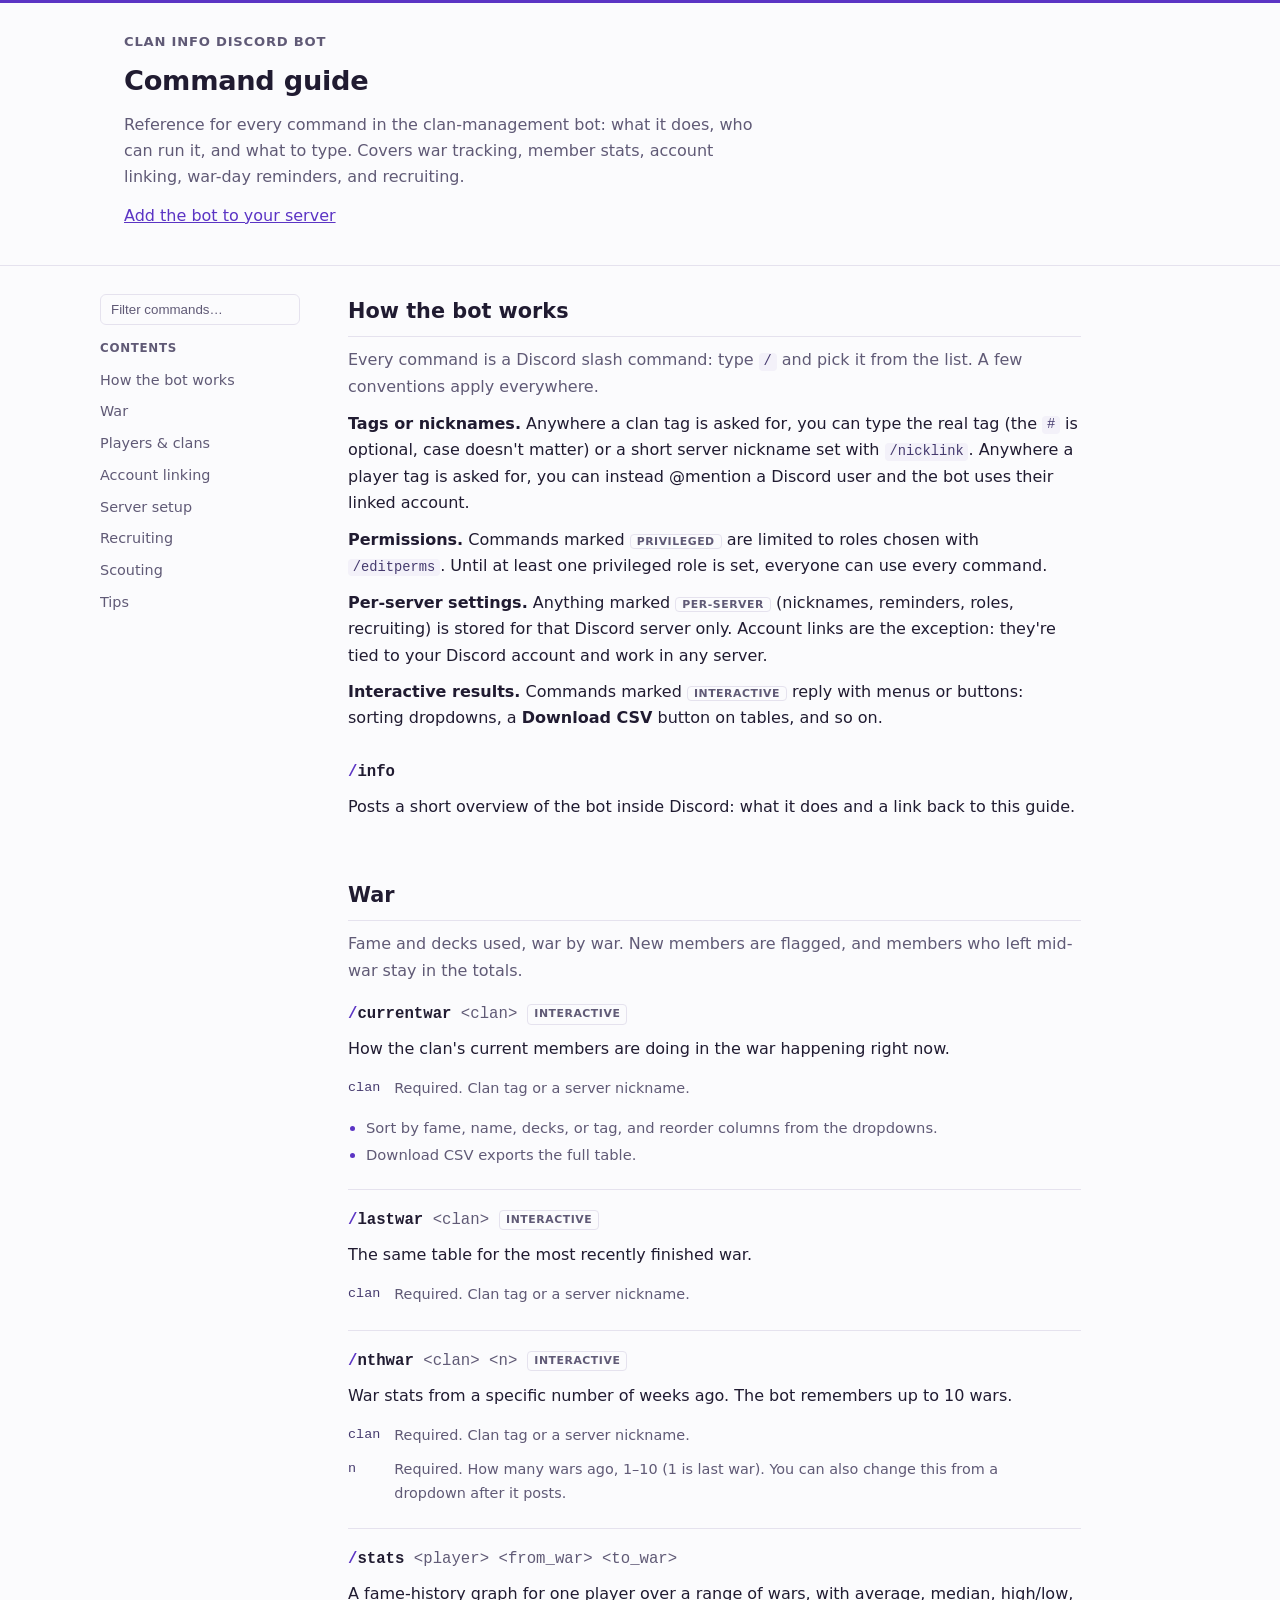
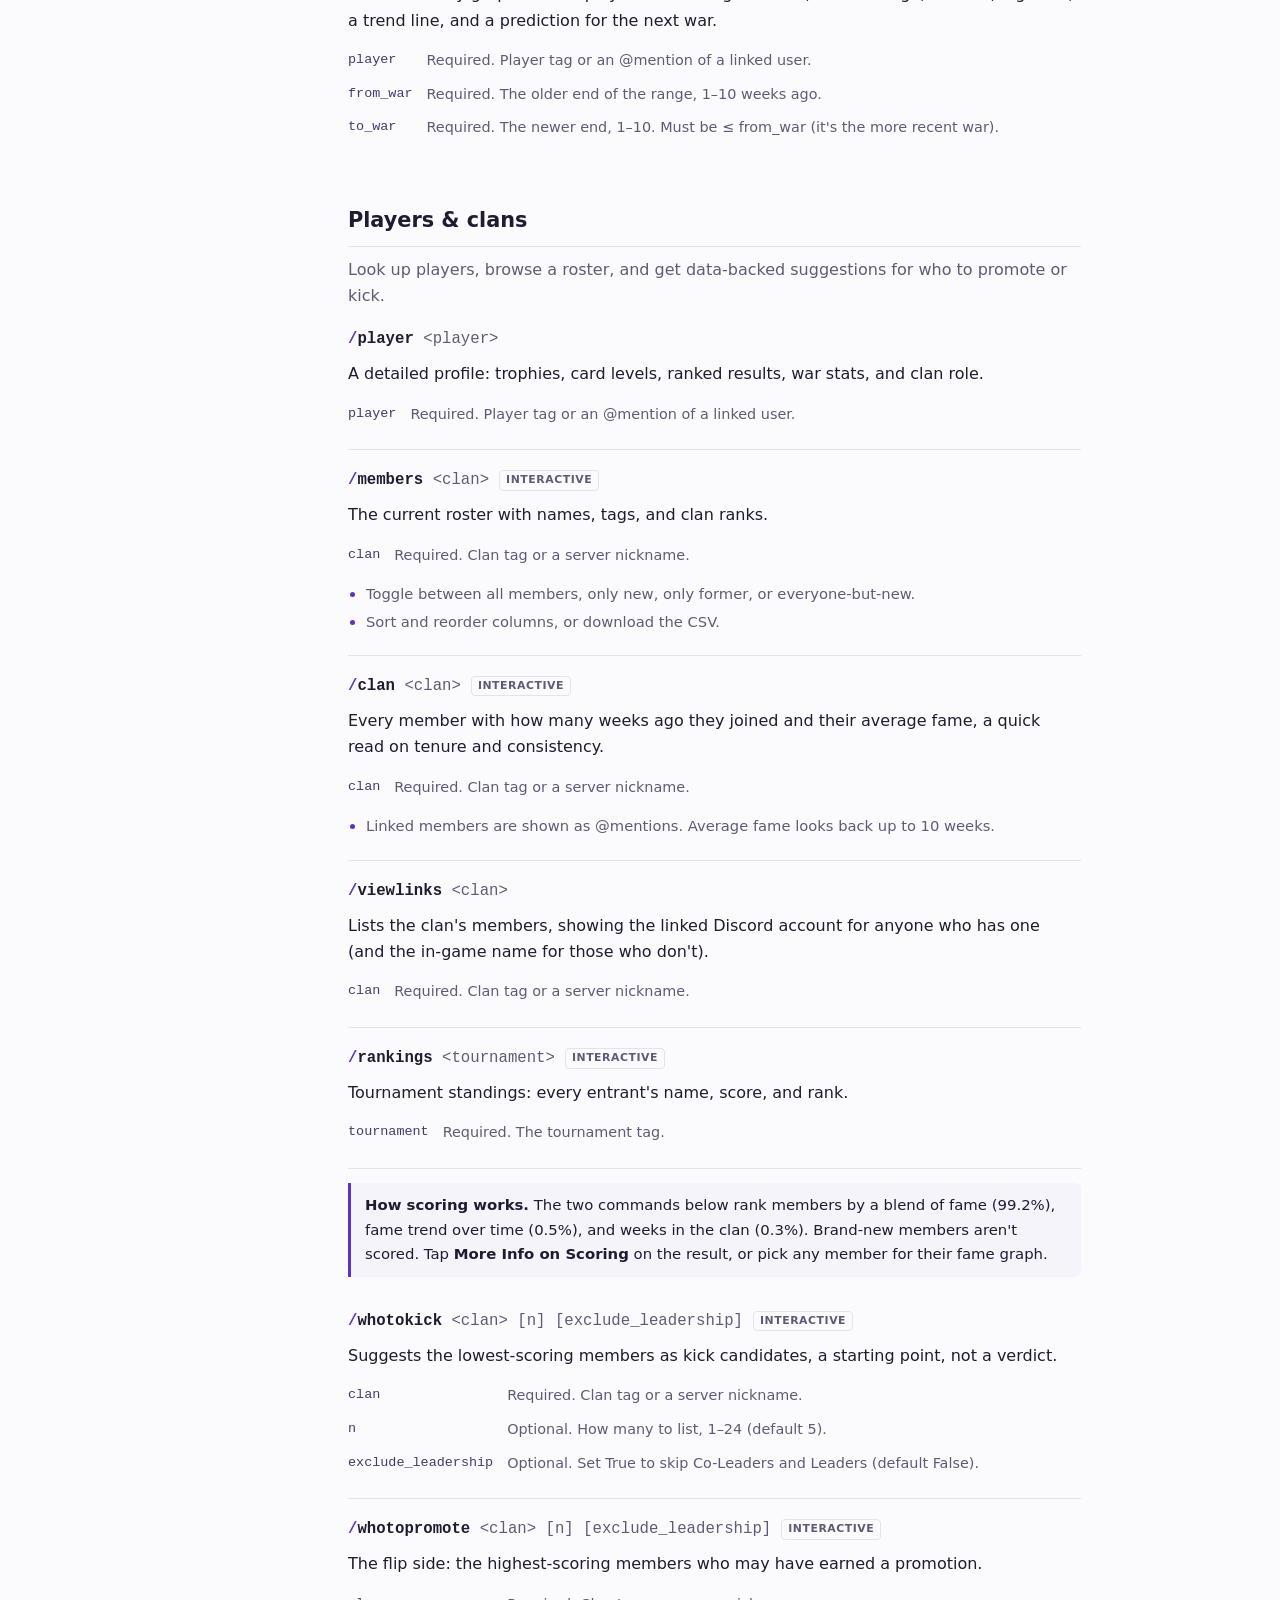
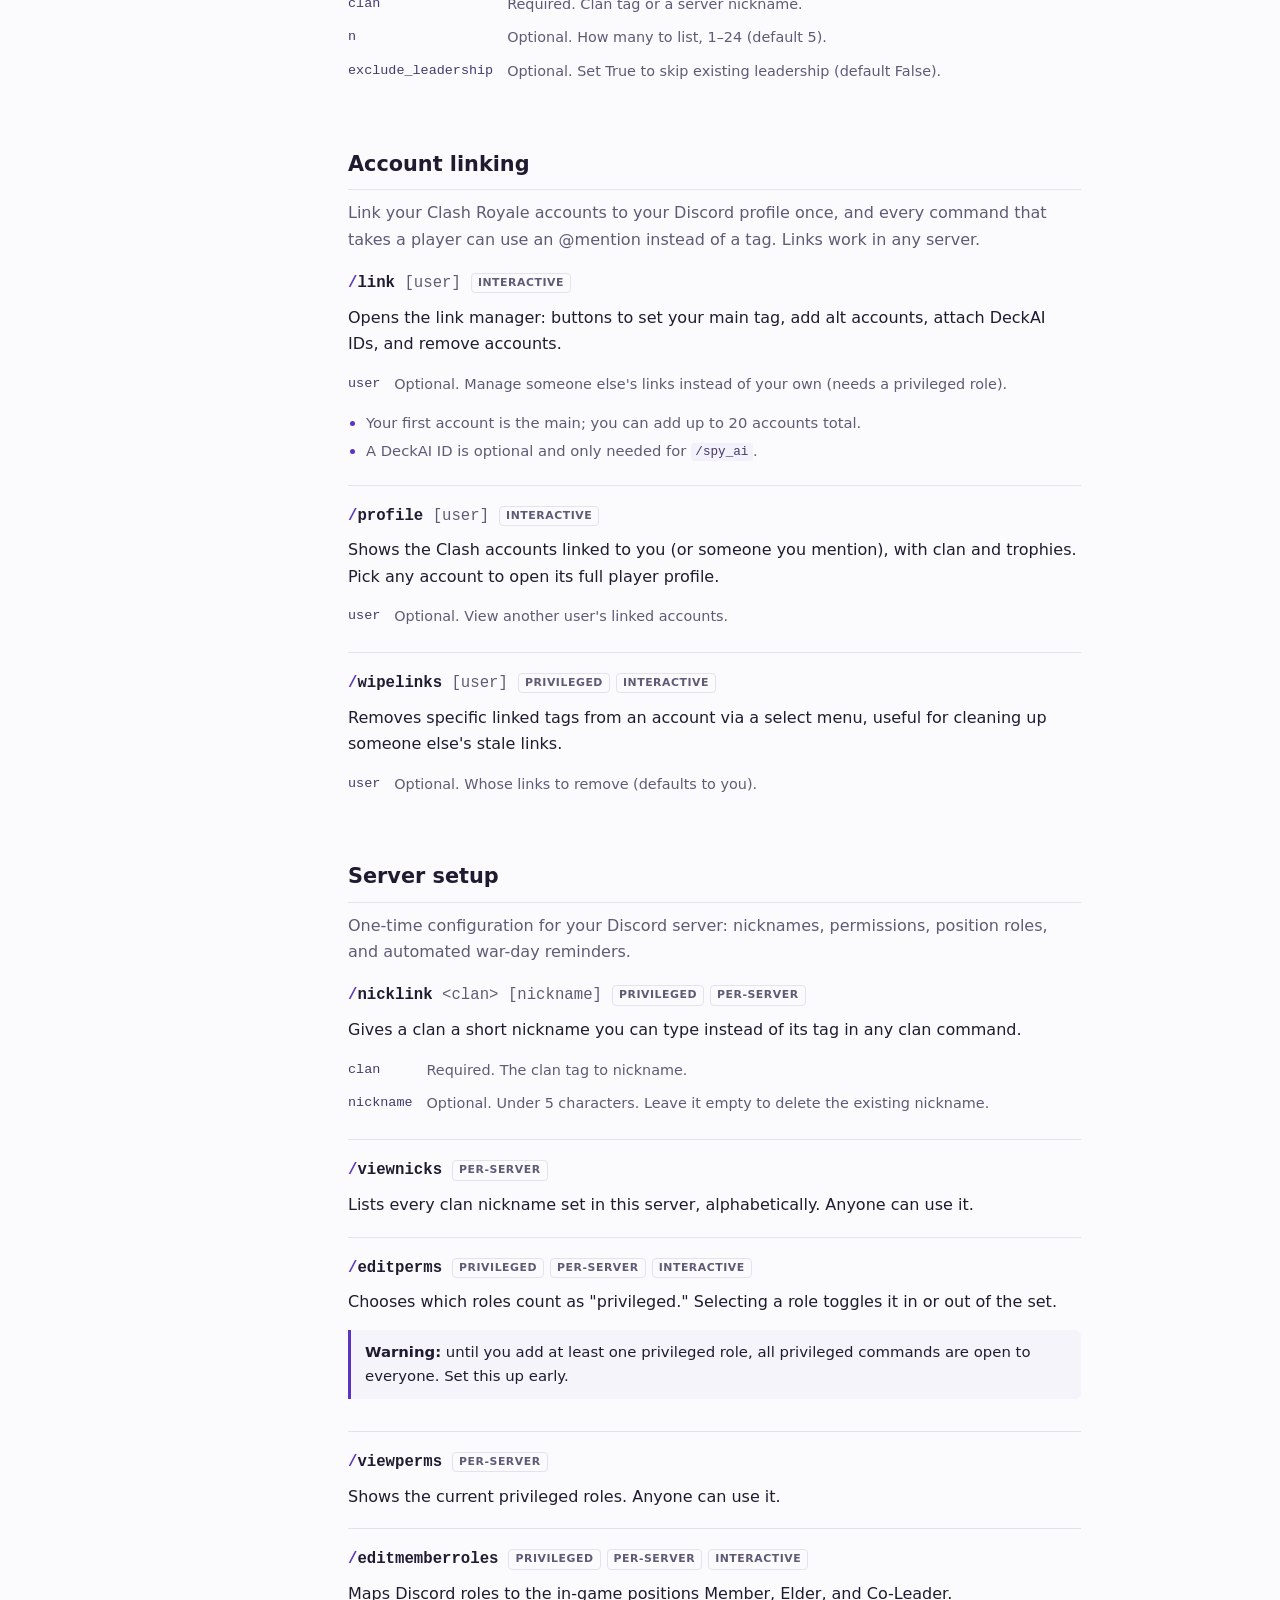
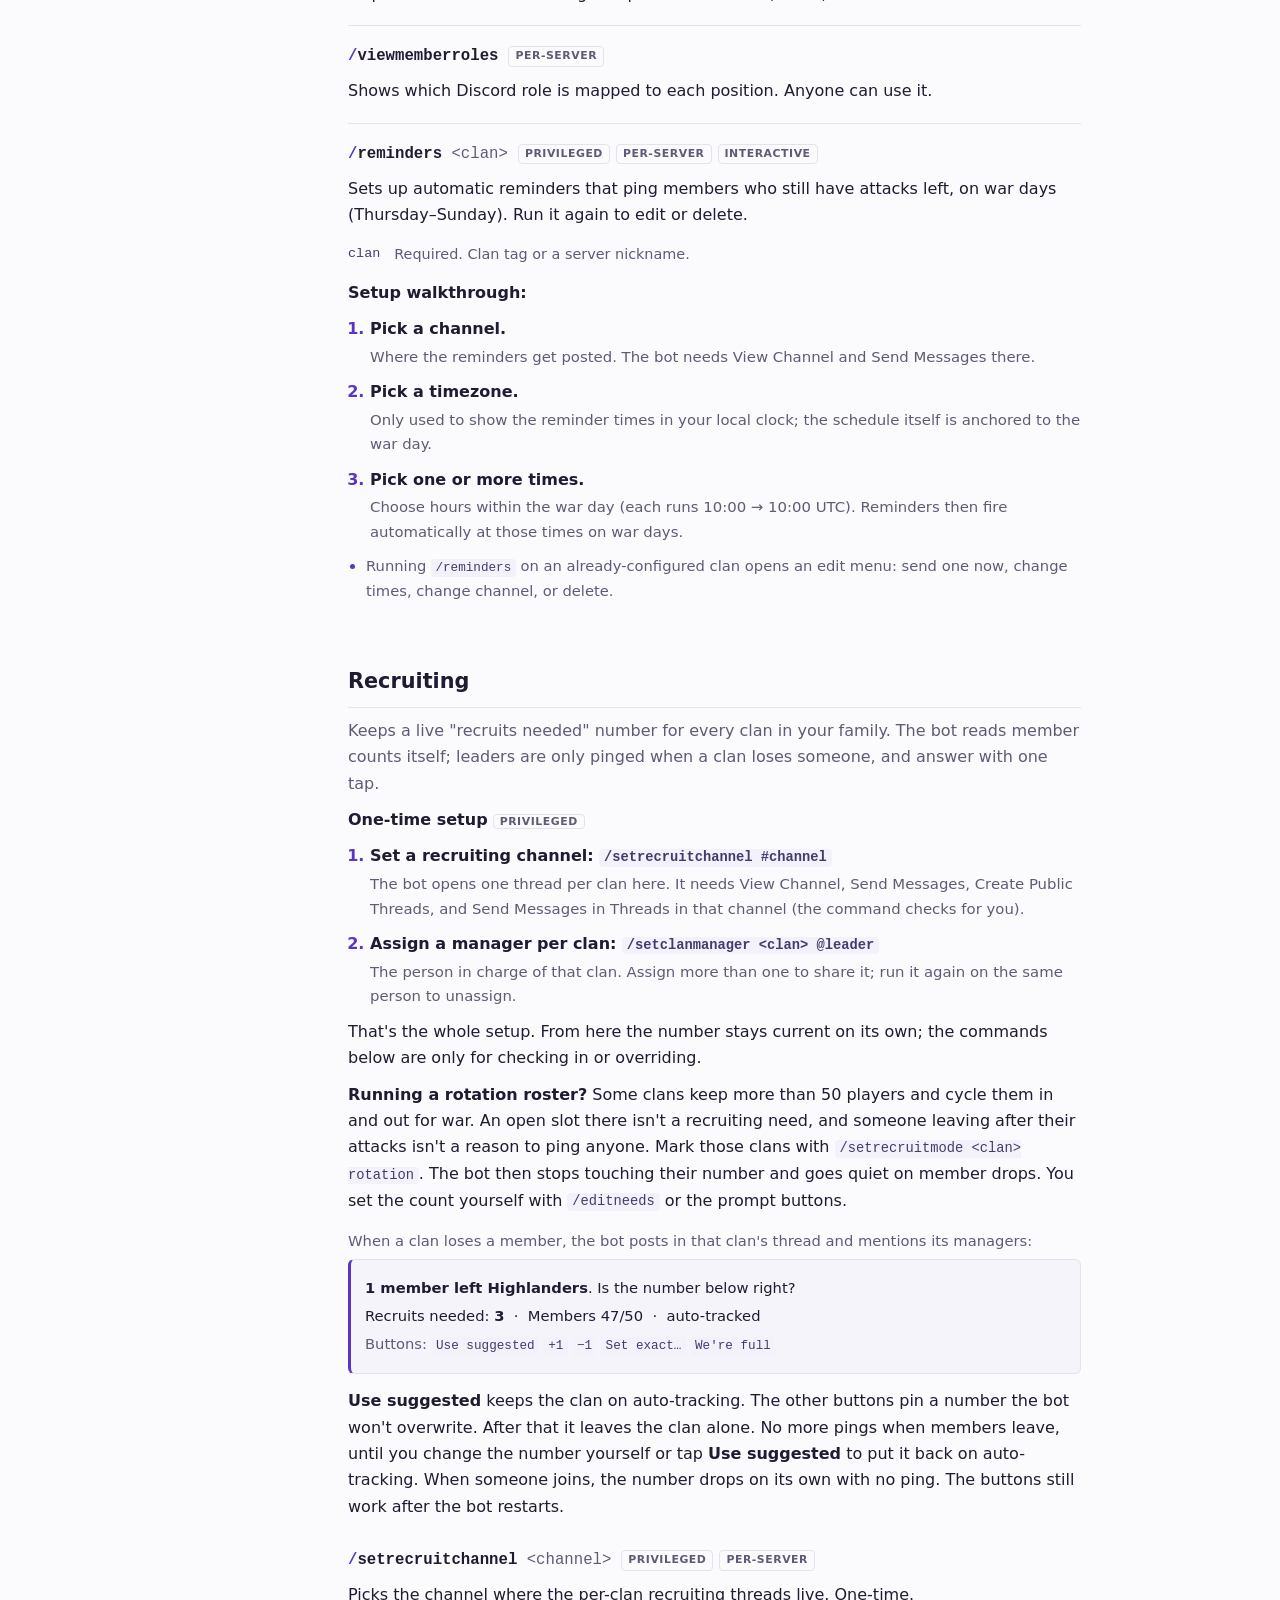
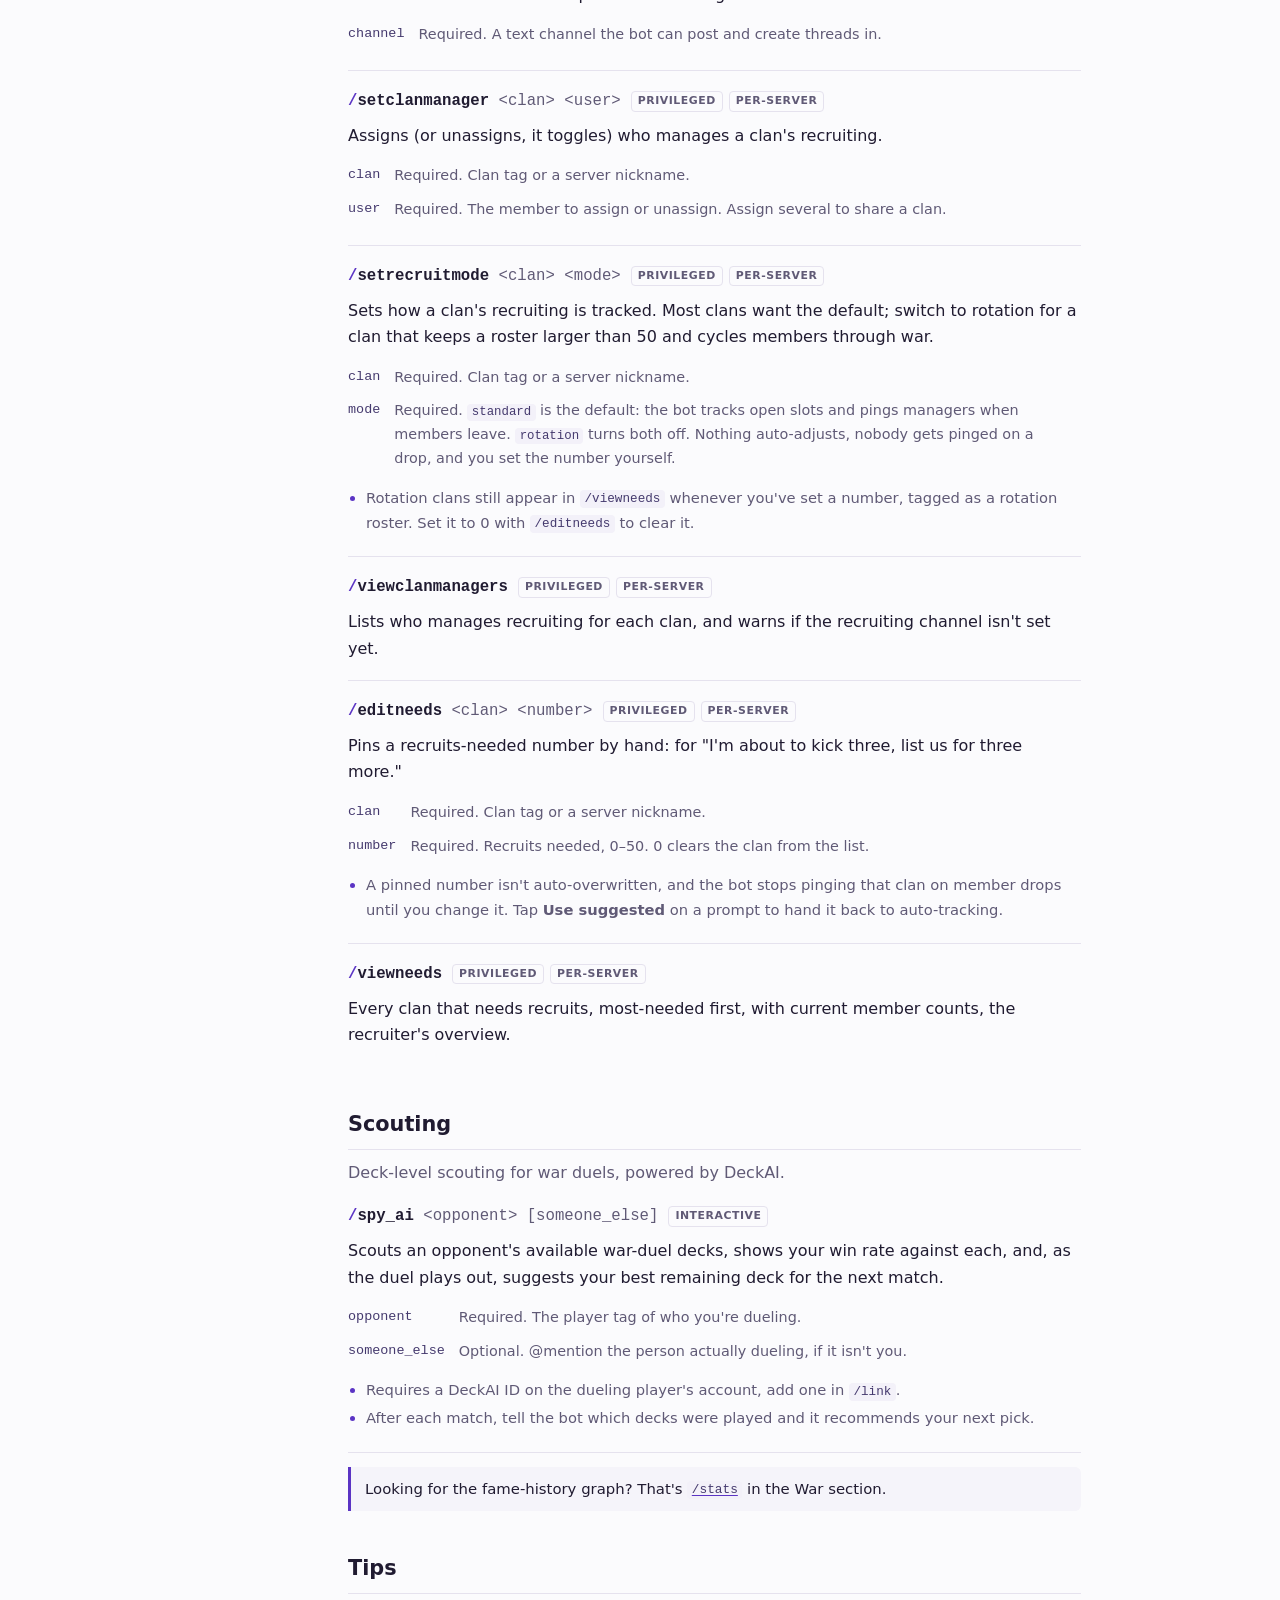
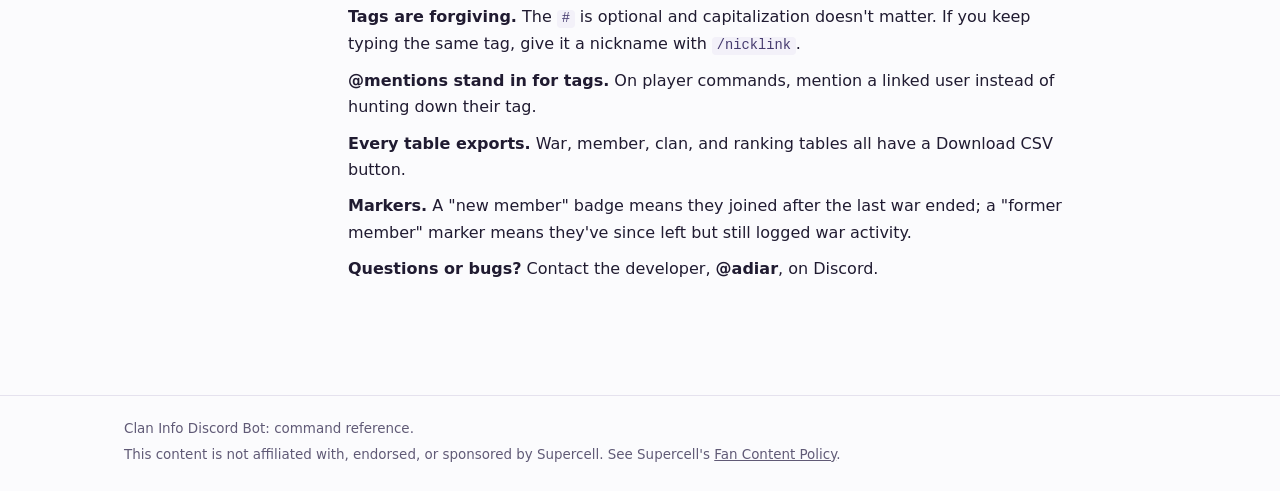
<file: docs/index.html>
<!DOCTYPE html>
<html lang="en">
<head>
<meta charset="utf-8">
<meta name="viewport" content="width=device-width, initial-scale=1">
<meta name="description" content="Command reference for the Clan Info Discord bot: war tracking, member stats, account linking, reminders, and recruiting.">
<title>Clan Info Command Guide</title>
<style>
  :root {
    --bg: #FBFBFD;
    --surface: #F5F4FA;
    --ink: #201B31;
    --muted: #605A76;
    --line: #E5E2EE;
    --accent: #5B34C4;
    --code-bg: #F3F1F9;
    --code-ink: #453A6E;
    --mono: ui-monospace, "SF Mono", Menlo, Consolas, monospace;
  }
  @media (prefers-color-scheme: dark) {
    :root {
      --bg: #131020;
      --surface: #1B1630;
      --ink: #E9E6F3;
      --muted: #A59DBB;
      --line: #2B2442;
      --accent: #B49AF7;
      --code-bg: #221B38;
      --code-ink: #D3C8F2;
    }
  }

  * { box-sizing: border-box; }
  body {
    margin: 0;
    background: var(--bg);
    color: var(--ink);
    font: 16px/1.65 system-ui, -apple-system, "Segoe UI", Roboto, sans-serif;
    border-top: 3px solid var(--accent);
  }
  a { color: var(--accent); }
  a:hover { text-decoration-thickness: 2px; }
  :focus-visible { outline: 2px solid var(--accent); outline-offset: 2px; }
  code {
    font-family: var(--mono);
    font-size: .86em;
    background: var(--code-bg);
    color: var(--code-ink);
    padding: .1em .35em;
    border-radius: 4px;
  }

  .wrap { max-width: 1080px; margin: 0 auto; padding: 0 24px; }

  /* Header */
  header.site { border-bottom: 1px solid var(--line); padding: 28px 0 24px; }
  .site-brand { font-size: .82rem; font-weight: 600; letter-spacing: .06em; text-transform: uppercase; color: var(--muted); margin: 0 0 6px; }
  .site h1 { font-size: 1.7rem; font-weight: 650; margin: 0 0 8px; letter-spacing: -.01em; }
  .site .lede { color: var(--muted); max-width: 62ch; margin: 0 0 12px; }

  /* Layout */
  .layout { display: grid; grid-template-columns: 200px minmax(0, 1fr); gap: 48px; padding: 28px 0 72px; }

  nav.toc { position: sticky; top: 24px; align-self: start; max-height: calc(100vh - 48px); overflow-y: auto; font-size: .9rem; }
  .toc-label { font-size: .74rem; font-weight: 600; letter-spacing: .06em; text-transform: uppercase; color: var(--muted); margin: 14px 0 6px; }
  nav.toc ol { list-style: none; margin: 0; padding: 0; }
  nav.toc a { display: block; padding: 4px 0; color: var(--muted); text-decoration: none; }
  nav.toc a:hover { color: var(--accent); text-decoration: underline; }

  .filter {
    width: 100%;
    font: .9rem/1.4 inherit;
    color: var(--ink);
    background: var(--bg);
    border: 1px solid var(--line);
    border-radius: 6px;
    padding: 7px 10px;
  }
  .filter::placeholder { color: var(--muted); }

  main { max-width: 72ch; }
  section { margin-bottom: 40px; }
  section h2 { font-size: 1.3rem; font-weight: 650; margin: 0 0 4px; padding-bottom: 8px; border-bottom: 1px solid var(--line); scroll-margin-top: 16px; }
  .sec-intro { color: var(--muted); margin: 10px 0 0; }
  main p { margin: 10px 0; }
  main p strong { font-weight: 600; }

  /* Command entry */
  .cmd { padding: 18px 0; border-bottom: 1px solid var(--line); scroll-margin-top: 16px; }
  .cmd:last-child { border-bottom: none; }
  .sig { font-family: var(--mono); font-size: .98rem; font-weight: 600; margin: 0; }
  .sig .slash { color: var(--accent); }
  .sig .arg { color: var(--muted); font-weight: 500; }
  .badges { display: inline-flex; gap: 6px; margin-left: 10px; vertical-align: 1px; }
  .badge {
    font: 600 .68rem/1.7 system-ui, -apple-system, "Segoe UI", Roboto, sans-serif;
    letter-spacing: .05em;
    text-transform: uppercase;
    color: var(--muted);
    border: 1px solid var(--line);
    border-radius: 4px;
    padding: 0 6px;
  }
  .cmd > p { margin: 8px 0 0; }
  .muted { color: var(--muted); }

  .params { border-collapse: collapse; margin: 10px 0 0; font-size: .9rem; width: 100%; }
  .params td { padding: 5px 14px 5px 0; vertical-align: top; }
  .params td:first-child { font-family: var(--mono); font-size: .84rem; white-space: nowrap; color: var(--code-ink); }
  .params td:last-child { color: var(--muted); width: 100%; }

  .notes { margin: 10px 0 0; padding-left: 18px; font-size: .92rem; color: var(--muted); }
  .notes li { margin: 3px 0; }
  .notes li::marker { color: var(--accent); }

  /* Note / warning blocks */
  .callout { border-left: 3px solid var(--accent); background: var(--surface); padding: 10px 14px; margin: 14px 0; font-size: .93rem; border-radius: 0 6px 6px 0; }
  .callout p { margin: 0; }

  /* Setup steps */
  .steps { margin: 10px 0 0; padding-left: 22px; }
  .steps > li { margin: 10px 0; }
  .steps > li::marker { font-weight: 600; color: var(--accent); }
  .steps p { margin: 2px 0 0; color: var(--muted); font-size: .93rem; }

  /* Example of a bot message */
  .example { margin: 14px 0; font-size: .92rem; }
  .example-label { color: var(--muted); margin: 0 0 6px; }
  .example-body { border: 1px solid var(--line); border-left: 3px solid var(--accent); border-radius: 6px; padding: 12px 14px; background: var(--surface); }
  .example-body p { margin: 4px 0; }

  .empty { display: none; color: var(--muted); padding: 24px 0; }

  footer { border-top: 1px solid var(--line); color: var(--muted); font-size: .84rem; }
  footer .wrap { padding-top: 18px; padding-bottom: 28px; }
  footer p { margin: 4px 0; }
  footer a { color: inherit; }

  @media (max-width: 820px) {
    .layout { display: block; padding-top: 20px; }
    nav.toc { position: static; max-height: none; margin-bottom: 24px; padding-bottom: 16px; border-bottom: 1px solid var(--line); }
    nav.toc ol { display: flex; flex-wrap: wrap; gap: 2px 16px; }
  }
</style>
</head>
<body>

<header class="site">
  <div class="wrap">
    <p class="site-brand">Clan Info Discord Bot</p>
    <h1>Command guide</h1>
    <p class="lede">Reference for every command in the clan-management bot: what it does, who can run it, and what to type. Covers war tracking, member stats, account linking, war-day reminders, and recruiting.</p>
    <p class="lede"><a href="https://discord.com/oauth2/authorize?client_id=1260102504377483286&permissions=8&integration_type=0&scope=bot" target="_blank" rel="noopener">Add the bot to your server</a></p>
  </div>
</header>

<div class="wrap layout">
  <nav class="toc" aria-label="Contents">
    <input id="filter" class="filter" type="search" placeholder="Filter commands…" autocomplete="off" aria-label="Filter commands">
    <p class="toc-label">Contents</p>
    <ol>
      <li><a href="#start">How the bot works</a></li>
      <li><a href="#war">War</a></li>
      <li><a href="#clans">Players &amp; clans</a></li>
      <li><a href="#linking">Account linking</a></li>
      <li><a href="#server">Server setup</a></li>
      <li><a href="#recruiting">Recruiting</a></li>
      <li><a href="#scouting">Scouting</a></li>
      <li><a href="#tips">Tips</a></li>
    </ol>
  </nav>

  <main>
    <p class="empty" id="empty">No commands match that search.</p>

    <section id="start" data-info>
      <h2>How the bot works</h2>
      <p class="sec-intro">Every command is a Discord slash command: type <code>/</code> and pick it from the list. A few conventions apply everywhere.</p>

      <p><strong>Tags or nicknames.</strong> Anywhere a clan tag is asked for, you can type the real tag (the <code>#</code> is optional, case doesn't matter) or a short server nickname set with <code>/nicklink</code>. Anywhere a player tag is asked for, you can instead @mention a Discord user and the bot uses their linked account.</p>
      <p><strong>Permissions.</strong> Commands marked <span class="badge">privileged</span> are limited to roles chosen with <code>/editperms</code>. Until at least one privileged role is set, everyone can use every command.</p>
      <p><strong>Per-server settings.</strong> Anything marked <span class="badge">per-server</span> (nicknames, reminders, roles, recruiting) is stored for that Discord server only. Account links are the exception: they're tied to your Discord account and work in any server.</p>
      <p><strong>Interactive results.</strong> Commands marked <span class="badge">interactive</span> reply with menus or buttons: sorting dropdowns, a <strong>Download CSV</strong> button on tables, and so on.</p>

      <article class="cmd" id="info" data-search="info about bot help overview">
        <h3 class="sig"><span class="slash">/</span>info</h3>
        <p>Posts a short overview of the bot inside Discord: what it does and a link back to this guide.</p>
      </article>
    </section>

    <section id="war" data-commands>
      <h2>War</h2>
      <p class="sec-intro">Fame and decks used, war by war. New members are flagged, and members who left mid-war stay in the totals.</p>

      <article class="cmd" id="currentwar" data-search="currentwar current war fame decks">
        <h3 class="sig"><span class="slash">/</span>currentwar <span class="arg">&lt;clan&gt;</span><span class="badges"><span class="badge">interactive</span></span></h3>
        <p>How the clan's current members are doing in the war happening right now.</p>
        <table class="params">
          <tr><td>clan</td><td>Required. Clan tag or a server nickname.</td></tr>
        </table>
        <ul class="notes">
          <li>Sort by fame, name, decks, or tag, and reorder columns from the dropdowns.</li>
          <li>Download CSV exports the full table.</li>
        </ul>
      </article>

      <article class="cmd" id="lastwar" data-search="lastwar last war fame decks previous">
        <h3 class="sig"><span class="slash">/</span>lastwar <span class="arg">&lt;clan&gt;</span><span class="badges"><span class="badge">interactive</span></span></h3>
        <p>The same table for the most recently finished war.</p>
        <table class="params">
          <tr><td>clan</td><td>Required. Clan tag or a server nickname.</td></tr>
        </table>
      </article>

      <article class="cmd" id="nthwar" data-search="nthwar n wars ago history weeks">
        <h3 class="sig"><span class="slash">/</span>nthwar <span class="arg">&lt;clan&gt; &lt;n&gt;</span><span class="badges"><span class="badge">interactive</span></span></h3>
        <p>War stats from a specific number of weeks ago. The bot remembers up to 10 wars.</p>
        <table class="params">
          <tr><td>clan</td><td>Required. Clan tag or a server nickname.</td></tr>
          <tr><td>n</td><td>Required. How many wars ago, 1–10 (1 is last war). You can also change this from a dropdown after it posts.</td></tr>
        </table>
      </article>

      <article class="cmd" id="stats" data-search="stats fame graph history trend prediction player">
        <h3 class="sig"><span class="slash">/</span>stats <span class="arg">&lt;player&gt; &lt;from_war&gt; &lt;to_war&gt;</span></h3>
        <p>A fame-history graph for one player over a range of wars, with average, median, high/low, a trend line, and a prediction for the next war.</p>
        <table class="params">
          <tr><td>player</td><td>Required. Player tag or an @mention of a linked user.</td></tr>
          <tr><td>from_war</td><td>Required. The older end of the range, 1–10 weeks ago.</td></tr>
          <tr><td>to_war</td><td>Required. The newer end, 1–10. Must be ≤ from_war (it's the more recent war).</td></tr>
        </table>
      </article>
    </section>

    <section id="clans" data-commands>
      <h2>Players &amp; clans</h2>
      <p class="sec-intro">Look up players, browse a roster, and get data-backed suggestions for who to promote or kick.</p>

      <article class="cmd" id="player" data-search="player profile trophies cards ranked stats">
        <h3 class="sig"><span class="slash">/</span>player <span class="arg">&lt;player&gt;</span></h3>
        <p>A detailed profile: trophies, card levels, ranked results, war stats, and clan role.</p>
        <table class="params">
          <tr><td>player</td><td>Required. Player tag or an @mention of a linked user.</td></tr>
        </table>
      </article>

      <article class="cmd" id="members" data-search="members roster new former list clan">
        <h3 class="sig"><span class="slash">/</span>members <span class="arg">&lt;clan&gt;</span><span class="badges"><span class="badge">interactive</span></span></h3>
        <p>The current roster with names, tags, and clan ranks.</p>
        <table class="params">
          <tr><td>clan</td><td>Required. Clan tag or a server nickname.</td></tr>
        </table>
        <ul class="notes">
          <li>Toggle between all members, only new, only former, or everyone-but-new.</li>
          <li>Sort and reorder columns, or download the CSV.</li>
        </ul>
      </article>

      <article class="cmd" id="clan" data-search="clan members weeks joined average fame roster">
        <h3 class="sig"><span class="slash">/</span>clan <span class="arg">&lt;clan&gt;</span><span class="badges"><span class="badge">interactive</span></span></h3>
        <p>Every member with how many weeks ago they joined and their average fame, a quick read on tenure and consistency.</p>
        <table class="params">
          <tr><td>clan</td><td>Required. Clan tag or a server nickname.</td></tr>
        </table>
        <ul class="notes">
          <li>Linked members are shown as @mentions. Average fame looks back up to 10 weeks.</li>
        </ul>
      </article>

      <article class="cmd" id="viewlinks" data-search="viewlinks linked discord accounts members who">
        <h3 class="sig"><span class="slash">/</span>viewlinks <span class="arg">&lt;clan&gt;</span></h3>
        <p>Lists the clan's members, showing the linked Discord account for anyone who has one (and the in-game name for those who don't).</p>
        <table class="params">
          <tr><td>clan</td><td>Required. Clan tag or a server nickname.</td></tr>
        </table>
      </article>

      <article class="cmd" id="rankings" data-search="rankings tournament scores rank tourny">
        <h3 class="sig"><span class="slash">/</span>rankings <span class="arg">&lt;tournament&gt;</span><span class="badges"><span class="badge">interactive</span></span></h3>
        <p>Tournament standings: every entrant's name, score, and rank.</p>
        <table class="params">
          <tr><td>tournament</td><td>Required. The tournament tag.</td></tr>
        </table>
      </article>

      <div class="callout">
        <p><strong>How scoring works.</strong> The two commands below rank members by a blend of fame (99.2%), fame trend over time (0.5%), and weeks in the clan (0.3%). Brand-new members aren't scored. Tap <strong>More Info on Scoring</strong> on the result, or pick any member for their fame graph.</p>
      </div>

      <article class="cmd" id="whotokick" data-search="whotokick kick remove recommendations worst inactive">
        <h3 class="sig"><span class="slash">/</span>whotokick <span class="arg">&lt;clan&gt; [n] [exclude_leadership]</span><span class="badges"><span class="badge">interactive</span></span></h3>
        <p>Suggests the lowest-scoring members as kick candidates, a starting point, not a verdict.</p>
        <table class="params">
          <tr><td>clan</td><td>Required. Clan tag or a server nickname.</td></tr>
          <tr><td>n</td><td>Optional. How many to list, 1–24 (default 5).</td></tr>
          <tr><td>exclude_leadership</td><td>Optional. Set True to skip Co-Leaders and Leaders (default False).</td></tr>
        </table>
      </article>

      <article class="cmd" id="whotopromote" data-search="whotopromote promote elder coleader recommendations best">
        <h3 class="sig"><span class="slash">/</span>whotopromote <span class="arg">&lt;clan&gt; [n] [exclude_leadership]</span><span class="badges"><span class="badge">interactive</span></span></h3>
        <p>The flip side: the highest-scoring members who may have earned a promotion.</p>
        <table class="params">
          <tr><td>clan</td><td>Required. Clan tag or a server nickname.</td></tr>
          <tr><td>n</td><td>Optional. How many to list, 1–24 (default 5).</td></tr>
          <tr><td>exclude_leadership</td><td>Optional. Set True to skip existing leadership (default False).</td></tr>
        </table>
      </article>
    </section>

    <section id="linking" data-commands>
      <h2>Account linking</h2>
      <p class="sec-intro">Link your Clash Royale accounts to your Discord profile once, and every command that takes a player can use an @mention instead of a tag. Links work in any server.</p>

      <article class="cmd" id="link" data-search="link manager main tag alt deckai id add remove accounts">
        <h3 class="sig"><span class="slash">/</span>link <span class="arg">[user]</span><span class="badges"><span class="badge">interactive</span></span></h3>
        <p>Opens the link manager: buttons to set your main tag, add alt accounts, attach DeckAI IDs, and remove accounts.</p>
        <table class="params">
          <tr><td>user</td><td>Optional. Manage someone else's links instead of your own (needs a privileged role).</td></tr>
        </table>
        <ul class="notes">
          <li>Your first account is the main; you can add up to 20 accounts total.</li>
          <li>A DeckAI ID is optional and only needed for <code>/spy_ai</code>.</li>
        </ul>
      </article>

      <article class="cmd" id="profile" data-search="profile view linked tags accounts someone">
        <h3 class="sig"><span class="slash">/</span>profile <span class="arg">[user]</span><span class="badges"><span class="badge">interactive</span></span></h3>
        <p>Shows the Clash accounts linked to you (or someone you mention), with clan and trophies. Pick any account to open its full player profile.</p>
        <table class="params">
          <tr><td>user</td><td>Optional. View another user's linked accounts.</td></tr>
        </table>
      </article>

      <article class="cmd" id="wipelinks" data-search="wipelinks remove delete tags unlink">
        <h3 class="sig"><span class="slash">/</span>wipelinks <span class="arg">[user]</span><span class="badges"><span class="badge">privileged</span> <span class="badge">interactive</span></span></h3>
        <p>Removes specific linked tags from an account via a select menu, useful for cleaning up someone else's stale links.</p>
        <table class="params">
          <tr><td>user</td><td>Optional. Whose links to remove (defaults to you).</td></tr>
        </table>
      </article>
    </section>

    <section id="server" data-commands>
      <h2>Server setup</h2>
      <p class="sec-intro">One-time configuration for your Discord server: nicknames, permissions, position roles, and automated war-day reminders.</p>

      <article class="cmd" id="nicklink" data-search="nicklink nickname clan tag shortcut alias">
        <h3 class="sig"><span class="slash">/</span>nicklink <span class="arg">&lt;clan&gt; [nickname]</span><span class="badges"><span class="badge">privileged</span> <span class="badge">per-server</span></span></h3>
        <p>Gives a clan a short nickname you can type instead of its tag in any clan command.</p>
        <table class="params">
          <tr><td>clan</td><td>Required. The clan tag to nickname.</td></tr>
          <tr><td>nickname</td><td>Optional. Under 5 characters. Leave it empty to delete the existing nickname.</td></tr>
        </table>
      </article>

      <article class="cmd" id="viewnicks" data-search="viewnicks nicknames list clans server">
        <h3 class="sig"><span class="slash">/</span>viewnicks<span class="badges"><span class="badge">per-server</span></span></h3>
        <p>Lists every clan nickname set in this server, alphabetically. Anyone can use it.</p>
      </article>

      <article class="cmd" id="editperms" data-search="editperms privileged roles permissions who can">
        <h3 class="sig"><span class="slash">/</span>editperms<span class="badges"><span class="badge">privileged</span> <span class="badge">per-server</span> <span class="badge">interactive</span></span></h3>
        <p>Chooses which roles count as "privileged." Selecting a role toggles it in or out of the set.</p>
        <div class="callout">
          <p><strong>Warning:</strong> until you add at least one privileged role, all privileged commands are open to everyone. Set this up early.</p>
        </div>
      </article>

      <article class="cmd" id="viewperms" data-search="viewperms privileged roles view see permissions">
        <h3 class="sig"><span class="slash">/</span>viewperms<span class="badges"><span class="badge">per-server</span></span></h3>
        <p>Shows the current privileged roles. Anyone can use it.</p>
      </article>

      <article class="cmd" id="editmemberroles" data-search="editmemberroles member elder coleader position roles map">
        <h3 class="sig"><span class="slash">/</span>editmemberroles<span class="badges"><span class="badge">privileged</span> <span class="badge">per-server</span> <span class="badge">interactive</span></span></h3>
        <p>Maps Discord roles to the in-game positions Member, Elder, and Co-Leader.</p>
      </article>

      <article class="cmd" id="viewmemberroles" data-search="viewmemberroles position roles view member elder coleader">
        <h3 class="sig"><span class="slash">/</span>viewmemberroles<span class="badges"><span class="badge">per-server</span></span></h3>
        <p>Shows which Discord role is mapped to each position. Anyone can use it.</p>
      </article>

      <article class="cmd" id="reminders" data-search="reminders war attack reminders schedule times timezone channel">
        <h3 class="sig"><span class="slash">/</span>reminders <span class="arg">&lt;clan&gt;</span><span class="badges"><span class="badge">privileged</span> <span class="badge">per-server</span> <span class="badge">interactive</span></span></h3>
        <p>Sets up automatic reminders that ping members who still have attacks left, on war days (Thursday–Sunday). Run it again to edit or delete.</p>
        <table class="params">
          <tr><td>clan</td><td>Required. Clan tag or a server nickname.</td></tr>
        </table>
        <p><strong>Setup walkthrough:</strong></p>
        <ol class="steps">
          <li><strong>Pick a channel.</strong><p>Where the reminders get posted. The bot needs View Channel and Send Messages there.</p></li>
          <li><strong>Pick a timezone.</strong><p>Only used to show the reminder times in your local clock; the schedule itself is anchored to the war day.</p></li>
          <li><strong>Pick one or more times.</strong><p>Choose hours within the war day (each runs 10:00 → 10:00 UTC). Reminders then fire automatically at those times on war days.</p></li>
        </ol>
        <ul class="notes">
          <li>Running <code>/reminders</code> on an already-configured clan opens an edit menu: send one now, change times, change channel, or delete.</li>
        </ul>
      </article>
    </section>

    <section id="recruiting" data-commands>
      <h2>Recruiting</h2>
      <p class="sec-intro">Keeps a live "recruits needed" number for every clan in your family. The bot reads member counts itself; leaders are only pinged when a clan loses someone, and answer with one tap.</p>

      <p><strong>One-time setup</strong> <span class="badge">privileged</span></p>
      <ol class="steps">
        <li><strong>Set a recruiting channel: <code>/setrecruitchannel #channel</code></strong><p>The bot opens one thread per clan here. It needs View Channel, Send Messages, Create Public Threads, and Send Messages in Threads in that channel (the command checks for you).</p></li>
        <li><strong>Assign a manager per clan: <code>/setclanmanager &lt;clan&gt; @leader</code></strong><p>The person in charge of that clan. Assign more than one to share it; run it again on the same person to unassign.</p></li>
      </ol>
      <p>That's the whole setup. From here the number stays current on its own; the commands below are only for checking in or overriding.</p>

      <p><strong>Running a rotation roster?</strong> Some clans keep more than 50 players and cycle them in and out for war. An open slot there isn't a recruiting need, and someone leaving after their attacks isn't a reason to ping anyone. Mark those clans with <code>/setrecruitmode &lt;clan&gt; rotation</code>. The bot then stops touching their number and goes quiet on member drops. You set the count yourself with <code>/editneeds</code> or the prompt buttons.</p>

      <div class="example">
        <p class="example-label">When a clan loses a member, the bot posts in that clan's thread and mentions its managers:</p>
        <div class="example-body">
          <p><strong>1 member left Highlanders</strong>. Is the number below right?</p>
          <p>Recruits needed: <strong>3</strong> &nbsp;·&nbsp; Members 47/50 &nbsp;·&nbsp; auto-tracked</p>
          <p class="muted">Buttons: <code>Use suggested</code> <code>+1</code> <code>−1</code> <code>Set exact…</code> <code>We're full</code></p>
        </div>
      </div>
      <p><strong>Use suggested</strong> keeps the clan on auto-tracking. The other buttons pin a number the bot won't overwrite. After that it leaves the clan alone. No more pings when members leave, until you change the number yourself or tap <strong>Use suggested</strong> to put it back on auto-tracking. When someone joins, the number drops on its own with no ping. The buttons still work after the bot restarts.</p>

      <article class="cmd" id="setrecruitchannel" data-search="setrecruitchannel recruiting channel thread setup">
        <h3 class="sig"><span class="slash">/</span>setrecruitchannel <span class="arg">&lt;channel&gt;</span><span class="badges"><span class="badge">privileged</span> <span class="badge">per-server</span></span></h3>
        <p>Picks the channel where the per-clan recruiting threads live. One-time.</p>
        <table class="params">
          <tr><td>channel</td><td>Required. A text channel the bot can post and create threads in.</td></tr>
        </table>
      </article>

      <article class="cmd" id="setclanmanager" data-search="setclanmanager manager assign leader recruiting toggle">
        <h3 class="sig"><span class="slash">/</span>setclanmanager <span class="arg">&lt;clan&gt; &lt;user&gt;</span><span class="badges"><span class="badge">privileged</span> <span class="badge">per-server</span></span></h3>
        <p>Assigns (or unassigns, it toggles) who manages a clan's recruiting.</p>
        <table class="params">
          <tr><td>clan</td><td>Required. Clan tag or a server nickname.</td></tr>
          <tr><td>user</td><td>Required. The member to assign or unassign. Assign several to share a clan.</td></tr>
        </table>
      </article>

      <article class="cmd" id="setrecruitmode" data-search="setrecruitmode rotation roster standard auto cycle war rotate">
        <h3 class="sig"><span class="slash">/</span>setrecruitmode <span class="arg">&lt;clan&gt; &lt;mode&gt;</span><span class="badges"><span class="badge">privileged</span> <span class="badge">per-server</span></span></h3>
        <p>Sets how a clan's recruiting is tracked. Most clans want the default; switch to rotation for a clan that keeps a roster larger than 50 and cycles members through war.</p>
        <table class="params">
          <tr><td>clan</td><td>Required. Clan tag or a server nickname.</td></tr>
          <tr><td>mode</td><td>Required. <code>standard</code> is the default: the bot tracks open slots and pings managers when members leave. <code>rotation</code> turns both off. Nothing auto-adjusts, nobody gets pinged on a drop, and you set the number yourself.</td></tr>
        </table>
        <ul class="notes">
          <li>Rotation clans still appear in <code>/viewneeds</code> whenever you've set a number, tagged as a rotation roster. Set it to 0 with <code>/editneeds</code> to clear it.</li>
        </ul>
      </article>

      <article class="cmd" id="viewclanmanagers" data-search="viewclanmanagers managers who recruiting list">
        <h3 class="sig"><span class="slash">/</span>viewclanmanagers<span class="badges"><span class="badge">privileged</span> <span class="badge">per-server</span></span></h3>
        <p>Lists who manages recruiting for each clan, and warns if the recruiting channel isn't set yet.</p>
      </article>

      <article class="cmd" id="editneeds" data-search="editneeds pin recruits needed number set clear">
        <h3 class="sig"><span class="slash">/</span>editneeds <span class="arg">&lt;clan&gt; &lt;number&gt;</span><span class="badges"><span class="badge">privileged</span> <span class="badge">per-server</span></span></h3>
        <p>Pins a recruits-needed number by hand: for "I'm about to kick three, list us for three more."</p>
        <table class="params">
          <tr><td>clan</td><td>Required. Clan tag or a server nickname.</td></tr>
          <tr><td>number</td><td>Required. Recruits needed, 0–50. 0 clears the clan from the list.</td></tr>
        </table>
        <ul class="notes">
          <li>A pinned number isn't auto-overwritten, and the bot stops pinging that clan on member drops until you change it. Tap <strong>Use suggested</strong> on a prompt to hand it back to auto-tracking.</li>
        </ul>
      </article>

      <article class="cmd" id="viewneeds" data-search="viewneeds recruits needed clans overview recruiter">
        <h3 class="sig"><span class="slash">/</span>viewneeds<span class="badges"><span class="badge">privileged</span> <span class="badge">per-server</span></span></h3>
        <p>Every clan that needs recruits, most-needed first, with current member counts, the recruiter's overview.</p>
      </article>
    </section>

    <section id="scouting" data-commands>
      <h2>Scouting</h2>
      <p class="sec-intro">Deck-level scouting for war duels, powered by DeckAI.</p>

      <article class="cmd" id="spy_ai" data-search="spy_ai spy scout opponent war decks duel winrate deckai">
        <h3 class="sig"><span class="slash">/</span>spy_ai <span class="arg">&lt;opponent&gt; [someone_else]</span><span class="badges"><span class="badge">interactive</span></span></h3>
        <p>Scouts an opponent's available war-duel decks, shows your win rate against each, and, as the duel plays out, suggests your best remaining deck for the next match.</p>
        <table class="params">
          <tr><td>opponent</td><td>Required. The player tag of who you're dueling.</td></tr>
          <tr><td>someone_else</td><td>Optional. @mention the person actually dueling, if it isn't you.</td></tr>
        </table>
        <ul class="notes">
          <li>Requires a DeckAI ID on the dueling player's account, add one in <code>/link</code>.</li>
          <li>After each match, tell the bot which decks were played and it recommends your next pick.</li>
        </ul>
      </article>

      <div class="callout">
        <p>Looking for the fame-history graph? That's <a href="#stats"><code>/stats</code></a> in the War section.</p>
      </div>
    </section>

    <section id="tips" data-info>
      <h2>Tips</h2>
      <p><strong>Tags are forgiving.</strong> The <code>#</code> is optional and capitalization doesn't matter. If you keep typing the same tag, give it a nickname with <code>/nicklink</code>.</p>
      <p><strong>@mentions stand in for tags.</strong> On player commands, mention a linked user instead of hunting down their tag.</p>
      <p><strong>Every table exports.</strong> War, member, clan, and ranking tables all have a Download CSV button.</p>
      <p><strong>Markers.</strong> A "new member" badge means they joined after the last war ended; a "former member" marker means they've since left but still logged war activity.</p>
      <p><strong>Questions or bugs?</strong> Contact the developer, <strong>@adiar</strong>, on Discord.</p>
    </section>
  </main>
</div>

<footer>
  <div class="wrap">
    <p>Clan Info Discord Bot: command reference.</p>
    <p>This content is not affiliated with, endorsed, or sponsored by Supercell. See Supercell's <a href="https://supercell.com/en/fan-content-policy/" target="_blank" rel="noopener">Fan Content Policy</a>.</p>
  </div>
</footer>

<script>
  (function () {
    var input = document.getElementById("filter");
    var cards = Array.prototype.slice.call(document.querySelectorAll(".cmd[data-search]"));
    var sections = Array.prototype.slice.call(document.querySelectorAll("section"));
    var empty = document.getElementById("empty");

    input.addEventListener("input", function () {
      var q = input.value.trim().toLowerCase();
      var searching = q.length > 0;
      var anyVisible = false;

      cards.forEach(function (c) {
        var hit = !searching || c.getAttribute("data-search").indexOf(q) !== -1
          || c.textContent.toLowerCase().indexOf(q) !== -1;
        c.style.display = hit ? "" : "none";
        if (hit) anyVisible = true;
      });

      sections.forEach(function (s) {
        if (!searching) { s.style.display = ""; return; }
        if (s.hasAttribute("data-info")) { s.style.display = "none"; return; }
        var visible = s.querySelector(".cmd[data-search]:not([style*='none'])");
        s.style.display = visible ? "" : "none";
      });

      empty.style.display = searching && !anyVisible ? "block" : "none";
    });
  })();
</script>

</body>
</html>
</file>
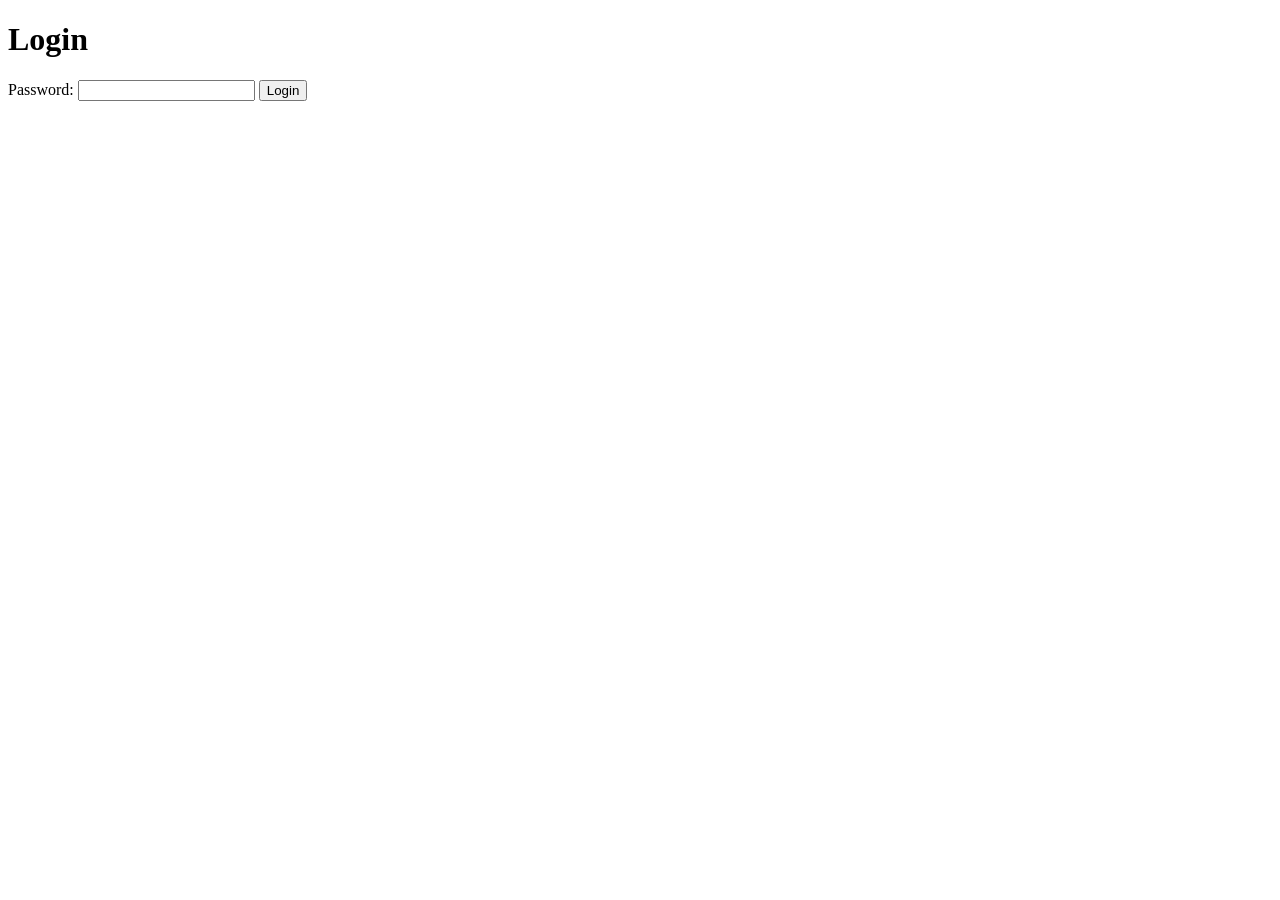
<file: linode/login.html>
<!DOCTYPE html>
<html lang="en">
<head>
    <meta charset="UTF-8">
    <meta name="viewport" content="width=device-width, initial-scale=1.0">
    <title>Login</title>
</head>
<body>
    <h1>Login</h1>
    <form method="post">
        <label for="password">Password:</label>
        <input type="password" id="password" name="password" required>
        <button type="submit">Login</button>
    </form>
</body>
</html>
</file>
